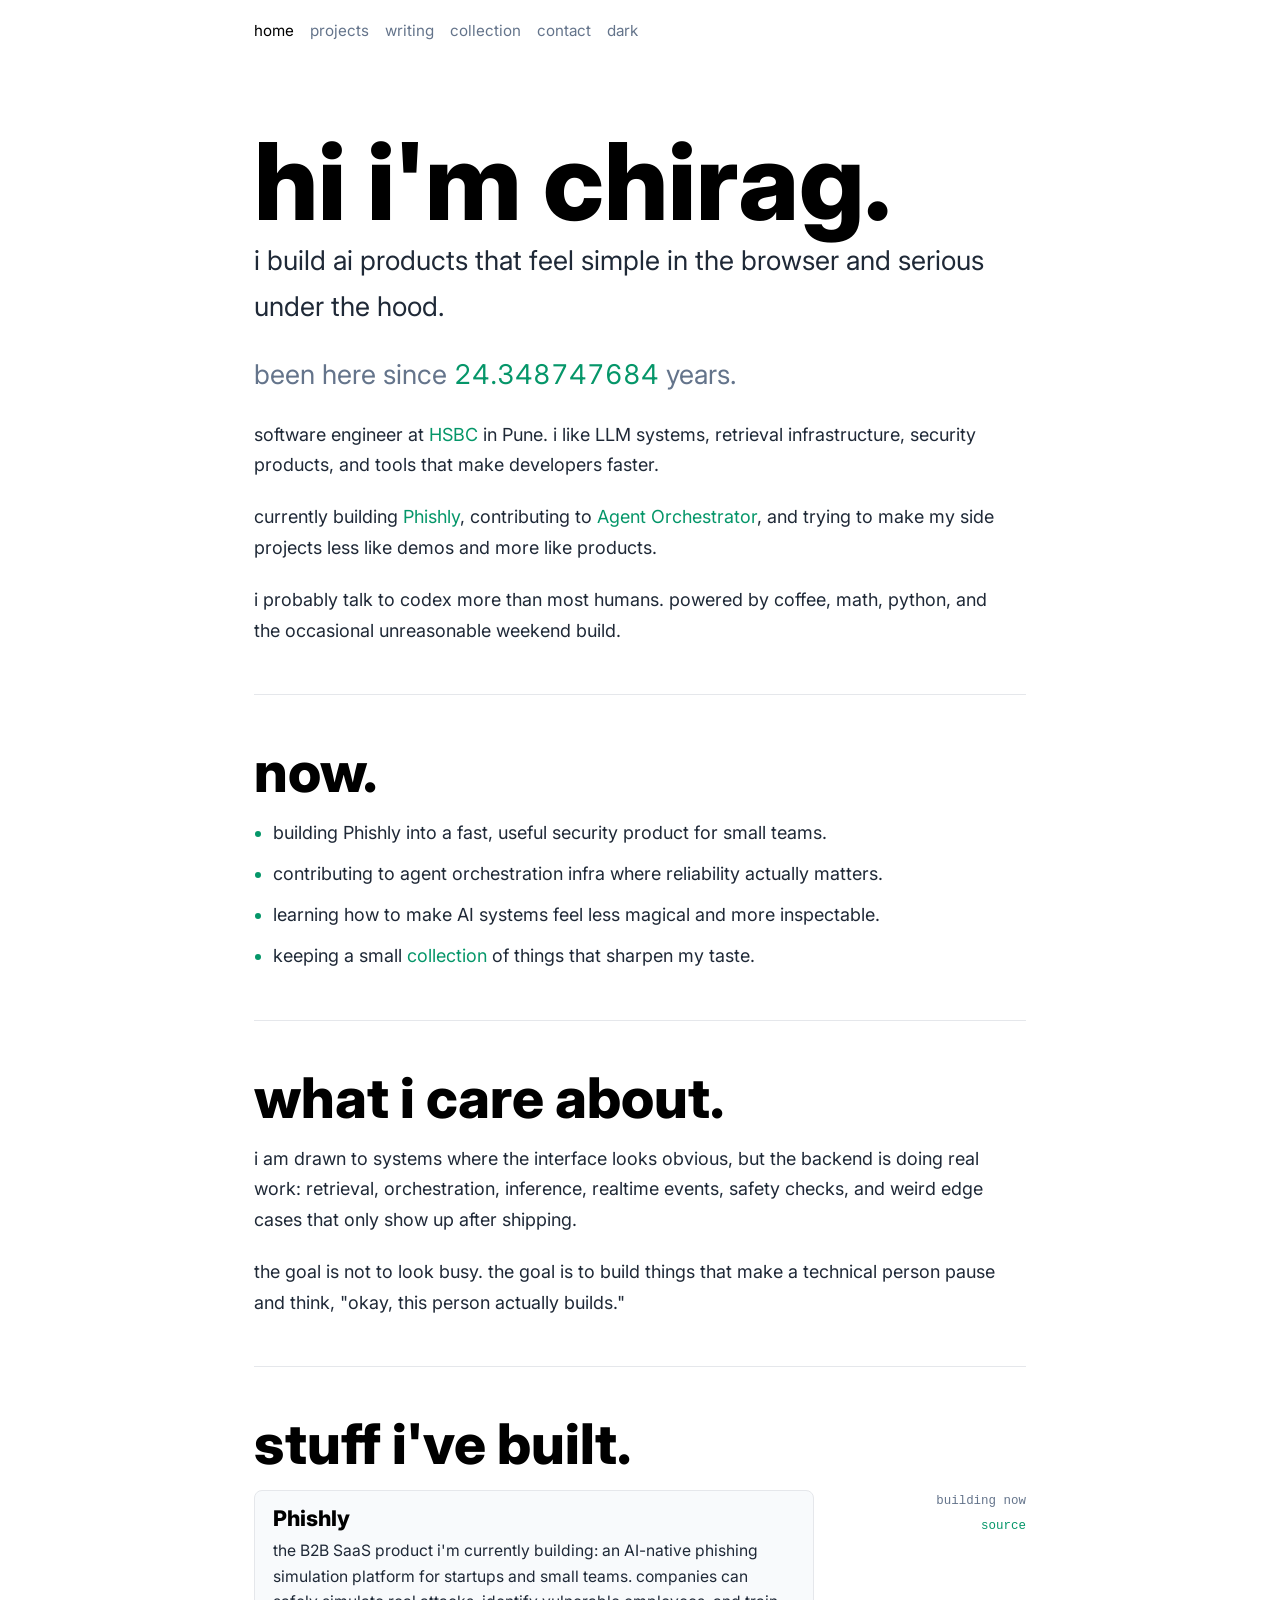
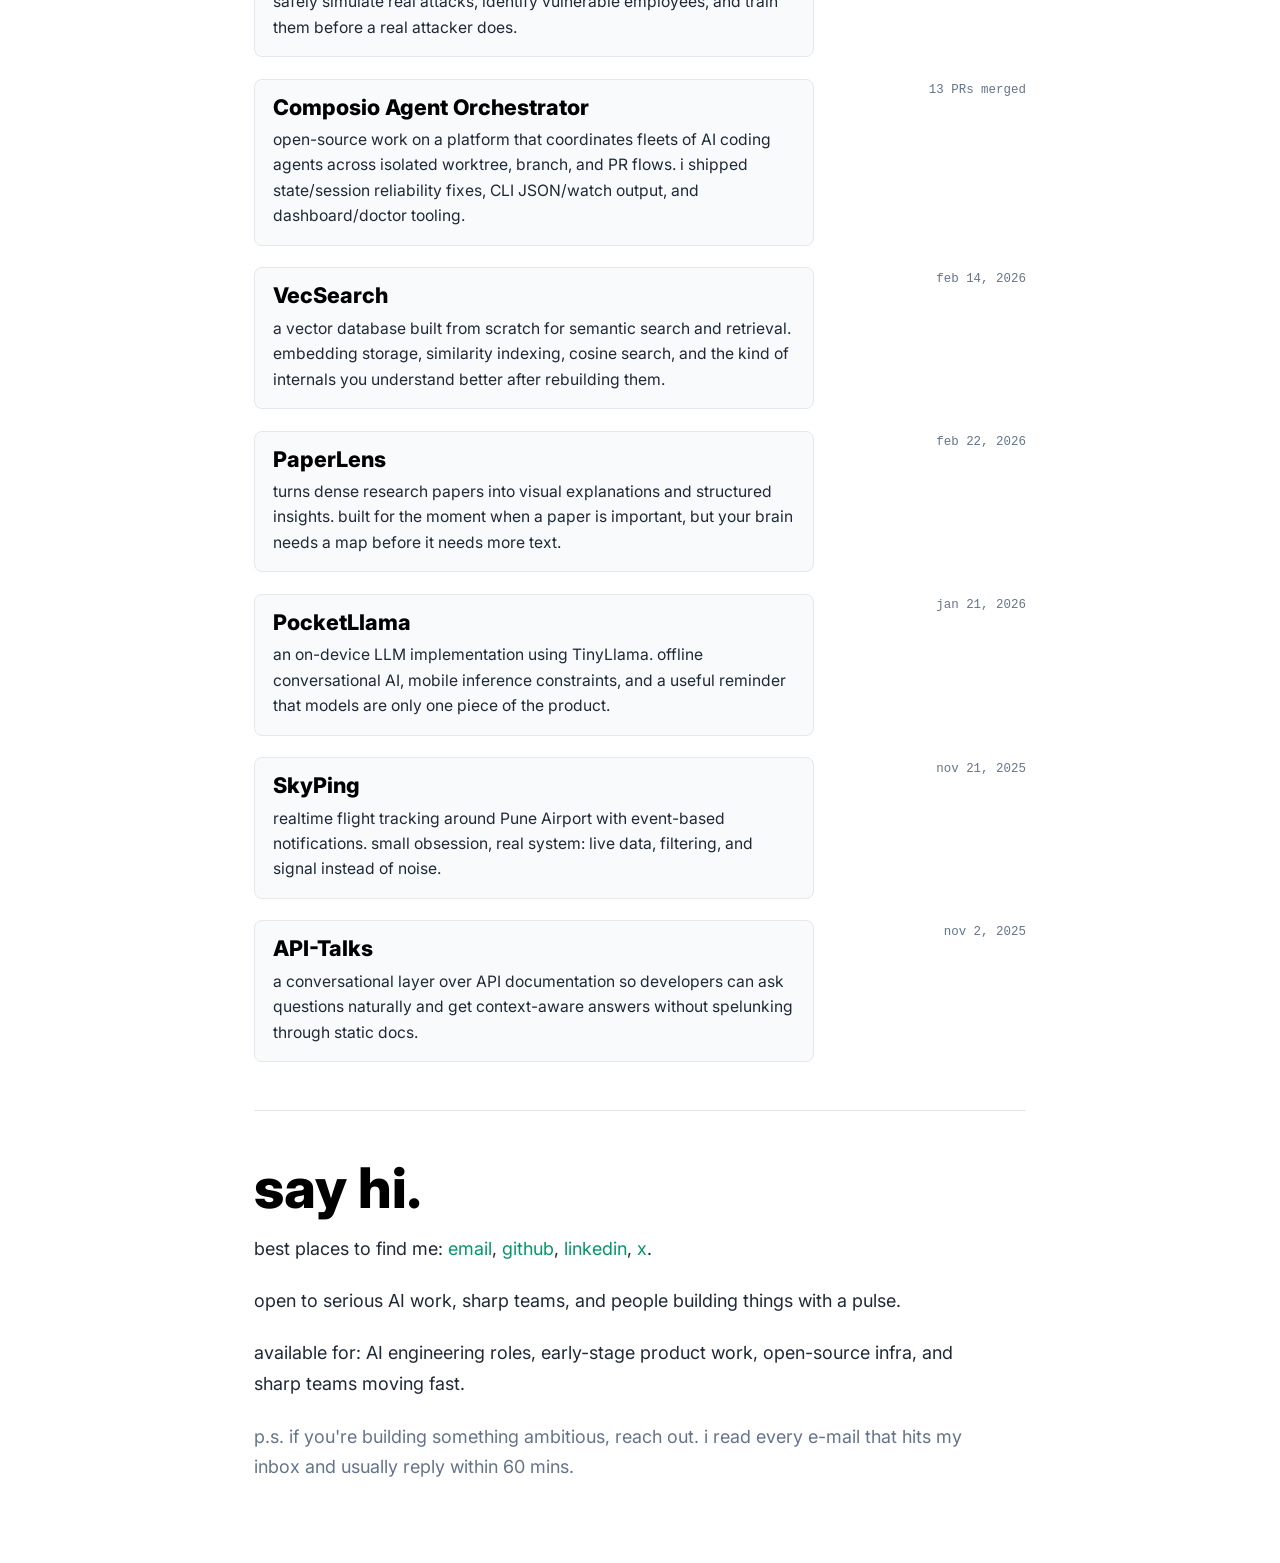
<file: index.html>
<!DOCTYPE html>
<html lang="en">
<head>
    <meta charset="UTF-8">
    <meta name="viewport" content="width=device-width, initial-scale=1.0">
    <meta name="description" content="Chirag Arora - Software Engineer building AI products, retrieval systems, and developer tools.">
    <meta name="author" content="Chirag Arora">
    <meta name="theme-color" content="#ffffff">

    <meta property="og:type" content="website">
    <meta property="og:title" content="Chirag Arora - AI Software Engineer">
    <meta property="og:description" content="A proof-of-work portfolio across LLM products, vector search, realtime systems, and open source agent orchestration.">

    <meta name="twitter:card" content="summary">
    <meta name="twitter:title" content="Chirag Arora - AI Software Engineer">
    <meta name="twitter:description" content="I build practical AI products with real technical depth.">
    <meta name="twitter:creator" content="@iChiragArora">

    <link rel="canonical" href="https://www.chiragarora.tech/">

    <title>Chirag Arora</title>
    <link rel="icon" type="image/png" sizes="512x512" href="/favicon.png?v=2">
    <link rel="apple-touch-icon" href="/favicon.png?v=2">
    <link rel="preconnect" href="https://fonts.googleapis.com">
    <link rel="preconnect" href="https://fonts.gstatic.com" crossorigin>
    <link href="https://fonts.googleapis.com/css2?family=Inter:wght@400;500;600;700;800;900&amp;display=swap" rel="stylesheet">
    <link rel="stylesheet" href="styles.css">
</head>
<body>
    <a href="#main-content" class="skip-link">Skip to main content</a>
    <div class="scroll-progress" id="scrollProgress" role="progressbar" aria-label="Reading progress"></div>

    <header class="site-header">
        <nav class="nav" aria-label="Primary navigation">
            <a href="/" aria-current="page">home</a>
            <a href="/#projects">projects</a>
            <a href="/writing">writing</a>
            <a href="/collection">collection</a>
            <a href="/#contact">contact</a>
            <button class="theme-toggle" id="themeToggle" aria-label="Toggle theme">
                <span class="theme-label">theme</span>
            </button>
        </nav>
    </header>

    <main id="main-content" class="page">
        <section id="home" class="hero" aria-label="Introduction">
            <h1>hi i'm chirag.</h1>
            <p class="lede">i build ai products that feel simple in the browser and serious under the hood.</p>
            <p class="age-line">been here since <span id="ageCounter" data-birthdate="2002-07-31T00:00:00+05:30">23.000000000</span> years.</p>
            <p>
                software engineer at <a href="https://www.hsbc.co.in/" target="_blank" rel="noopener noreferrer">HSBC</a> in Pune.
                i like LLM systems, retrieval infrastructure, security products, and tools that make developers faster.
            </p>
            <p>
                currently building <a href="https://www.phishly.in/" target="_blank" rel="noopener noreferrer">Phishly</a>,
                contributing to <a href="https://github.com/ComposioHQ/agent-orchestrator" target="_blank" rel="noopener noreferrer">Agent Orchestrator</a>,
                and trying to make my side projects less like demos and more like products.
            </p>
            <p>
                i probably talk to codex more than most humans. powered by coffee, math, python, and the occasional unreasonable weekend build.
            </p>
        </section>

        <hr>

        <section class="now" aria-label="Now">
            <h2>now.</h2>
            <ul class="now-list">
                <li>building Phishly into a fast, useful security product for small teams.</li>
                <li>contributing to agent orchestration infra where reliability actually matters.</li>
                <li>learning how to make AI systems feel less magical and more inspectable.</li>
                <li>keeping a small <a href="/collection">collection</a> of things that sharpen my taste.</li>
            </ul>
        </section>

        <hr>

        <section class="story" aria-label="About">
            <h2>what i care about.</h2>
            <p>
                i am drawn to systems where the interface looks obvious, but the backend is doing real work:
                retrieval, orchestration, inference, realtime events, safety checks, and weird edge cases that only show up after shipping.
            </p>
            <p>
                the goal is not to look busy. the goal is to build things that make a technical person pause and think,
                "okay, this person actually builds."
            </p>
        </section>

        <hr>

        <section id="projects" class="projects" aria-label="Projects">
            <h2>stuff i've built.</h2>
            <div class="projects-grid">
                <article class="project-item">
                    <a href="https://www.phishly.in/" target="_blank" rel="noopener noreferrer" class="project-card">
                        <h3>Phishly</h3>
                        <p>
                            the B2B SaaS product i'm currently building: an AI-native phishing simulation platform for startups and small teams. companies can safely simulate real attacks, identify vulnerable employees, and train them before a real attacker does.
                        </p>
                    </a>
                    <div class="project-meta">
                        <span>building now</span>
                        <a href="https://github.com/ChiragArora31/Phishly" target="_blank" rel="noopener noreferrer">source</a>
                    </div>
                </article>

                <article class="project-item">
                    <a href="https://github.com/ComposioHQ/agent-orchestrator" target="_blank" rel="noopener noreferrer" class="project-card">
                        <h3>Composio Agent Orchestrator</h3>
                        <p>
                            open-source work on a platform that coordinates fleets of AI coding agents across isolated worktree, branch, and PR flows. i shipped state/session reliability fixes, CLI JSON/watch output, and dashboard/doctor tooling.
                        </p>
                    </a>
                    <div class="project-meta">
                        <span>13 PRs merged</span>
                    </div>
                </article>

                <article class="project-item">
                    <a href="https://github.com/ChiragArora31/VecSearch" target="_blank" rel="noopener noreferrer" class="project-card">
                        <h3>VecSearch</h3>
                        <p>
                            a vector database built from scratch for semantic search and retrieval. embedding storage, similarity indexing, cosine search, and the kind of internals you understand better after rebuilding them.
                        </p>
                    </a>
                    <div class="project-meta">
                        <span>feb 14, 2026</span>
                    </div>
                </article>

                <article class="project-item">
                    <a href="https://www.paperlens.in/" target="_blank" rel="noopener noreferrer" class="project-card">
                        <h3>PaperLens</h3>
                        <p>
                            turns dense research papers into visual explanations and structured insights. built for the moment when a paper is important, but your brain needs a map before it needs more text.
                        </p>
                    </a>
                    <div class="project-meta">
                        <span>feb 22, 2026</span>
                    </div>
                </article>

                <article class="project-item">
                    <a href="https://github.com/ChiragArora31/PocketLlama" target="_blank" rel="noopener noreferrer" class="project-card">
                        <h3>PocketLlama</h3>
                        <p>
                            an on-device LLM implementation using TinyLlama. offline conversational AI, mobile inference constraints, and a useful reminder that models are only one piece of the product.
                        </p>
                    </a>
                    <div class="project-meta">
                        <span>jan 21, 2026</span>
                    </div>
                </article>

                <article class="project-item">
                    <a href="https://github.com/ChiragArora31/SkyPing" target="_blank" rel="noopener noreferrer" class="project-card">
                        <h3>SkyPing</h3>
                        <p>
                            realtime flight tracking around Pune Airport with event-based notifications. small obsession, real system: live data, filtering, and signal instead of noise.
                        </p>
                    </a>
                    <div class="project-meta">
                        <span>nov 21, 2025</span>
                    </div>
                </article>

                <article class="project-item">
                    <a href="https://github.com/ChiragArora31/API-Talks" target="_blank" rel="noopener noreferrer" class="project-card">
                        <h3>API-Talks</h3>
                        <p>
                            a conversational layer over API documentation so developers can ask questions naturally and get context-aware answers without spelunking through static docs.
                        </p>
                    </a>
                    <div class="project-meta">
                        <span>nov 2, 2025</span>
                    </div>
                </article>
            </div>
        </section>

        <hr>

        <section id="contact" aria-label="Contact">
            <h2>say hi.</h2>
            <p>
                best places to find me:
                <a href="mailto:chiragarora1831@gmail.com">email</a>,
                <a href="https://github.com/ChiragArora31/" target="_blank" rel="noopener noreferrer">github</a>,
                <a href="https://www.linkedin.com/in/chirag-arora-3107/" target="_blank" rel="noopener noreferrer">linkedin</a>,
                <a href="https://x.com/iChiragArora" target="_blank" rel="noopener noreferrer">x</a>.
            </p>
            <p>open to serious AI work, sharp teams, and people building things with a pulse.</p>
            <p>available for: AI engineering roles, early-stage product work, open-source infra, and sharp teams moving fast.</p>
            <p class="contact-note">p.s. if you&apos;re building something ambitious, reach out. i read every e-mail that hits my inbox and usually reply within 60 mins.</p>
        </section>
    </main>

    <script src="script.js"></script>
</body>
</html>
</file>
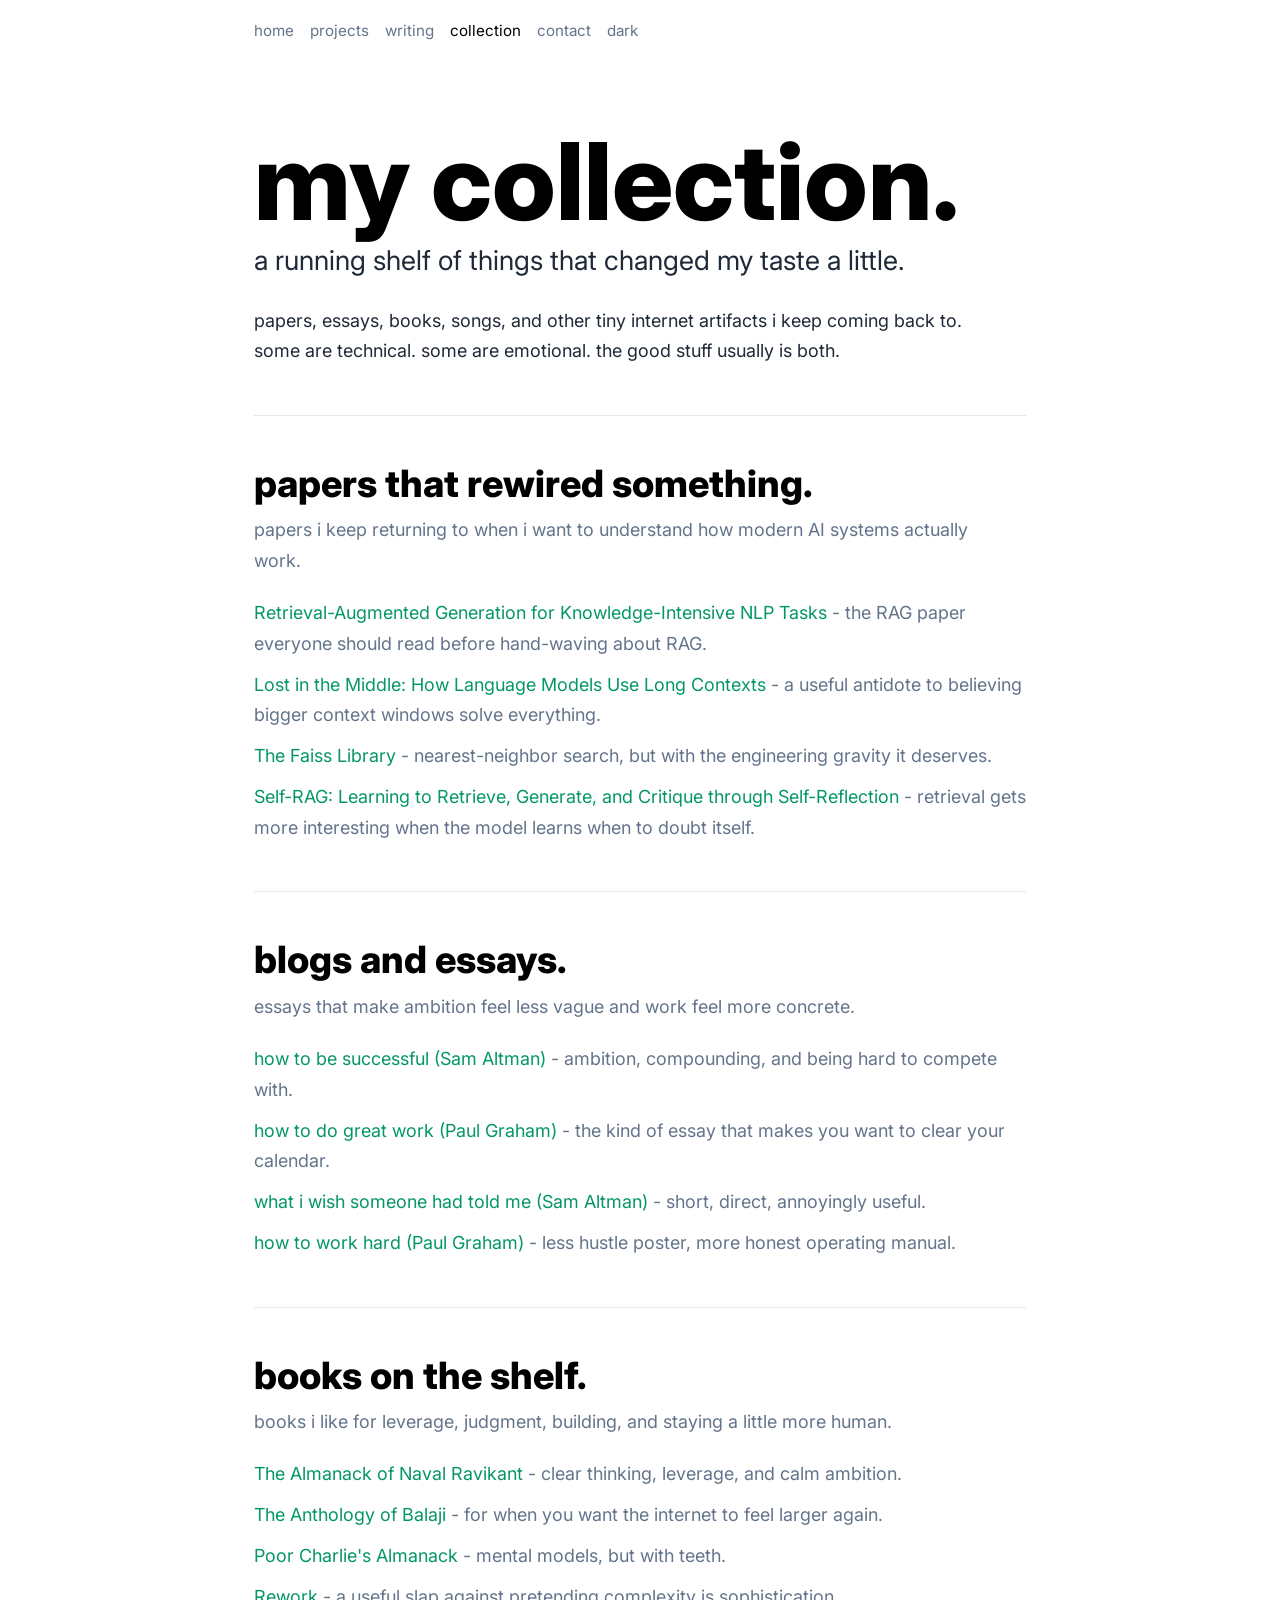
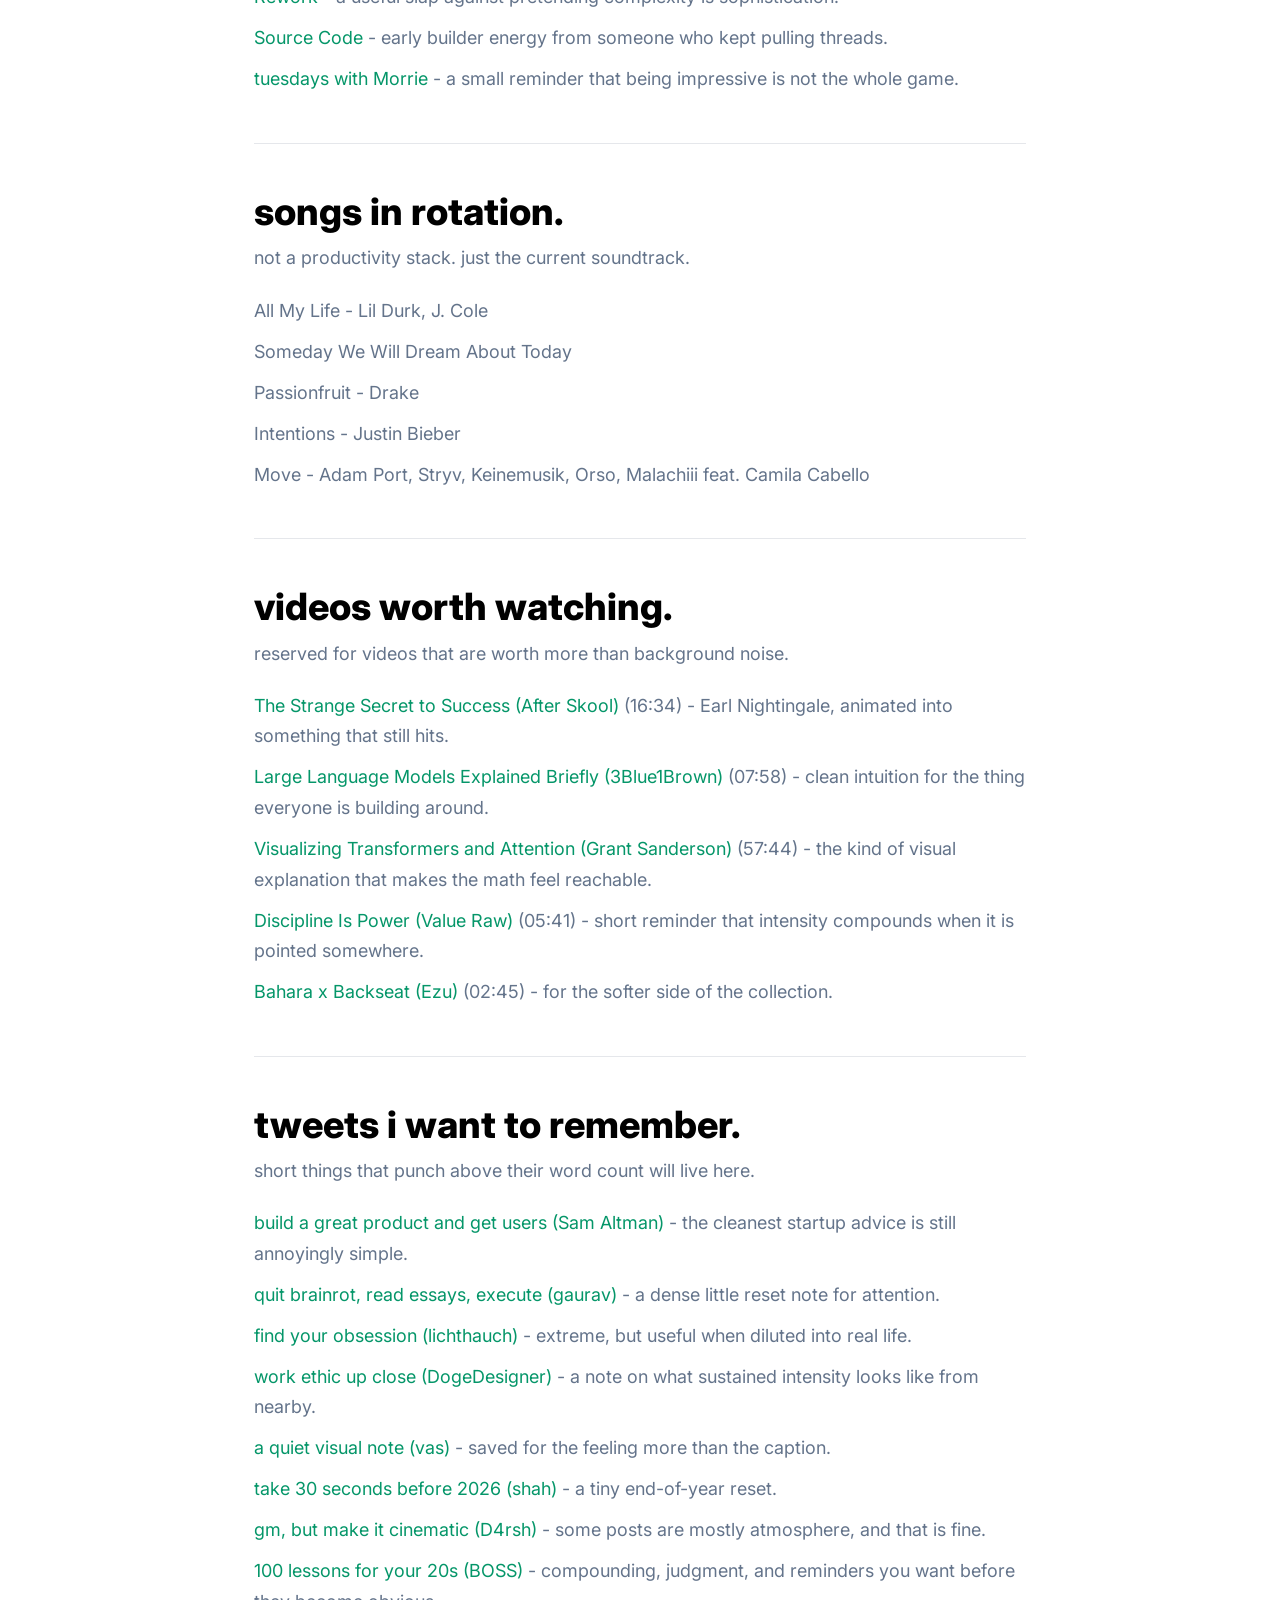
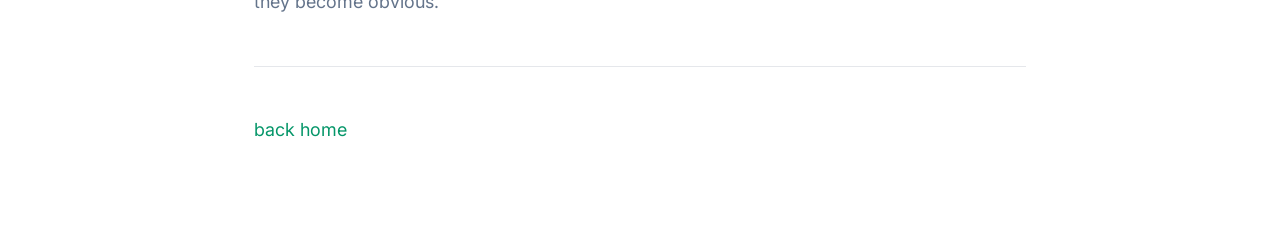
<file: collection.html>
<!DOCTYPE html>
<html lang="en">
<head>
    <meta charset="UTF-8">
    <meta name="viewport" content="width=device-width, initial-scale=1.0">
    <meta name="description" content="Chirag Arora's collection of videos, tweets, blogs, books, and songs worth keeping.">
    <meta name="author" content="Chirag Arora">
    <meta name="theme-color" content="#ffffff">

    <link rel="canonical" href="https://www.chiragarora.tech/collection">

    <title>collection - Chirag Arora</title>
    <link rel="icon" type="image/png" sizes="512x512" href="/favicon.png?v=2">
    <link rel="apple-touch-icon" href="/favicon.png?v=2">
    <link rel="preconnect" href="https://fonts.googleapis.com">
    <link rel="preconnect" href="https://fonts.gstatic.com" crossorigin>
    <link href="https://fonts.googleapis.com/css2?family=Inter:wght@400;500;600;700;800;900&amp;display=swap" rel="stylesheet">
    <link rel="stylesheet" href="styles.css">
</head>
<body>
    <a href="#main-content" class="skip-link">Skip to main content</a>
    <div class="scroll-progress" id="scrollProgress" role="progressbar" aria-label="Reading progress"></div>

    <header class="site-header">
        <nav class="nav" aria-label="Primary navigation">
            <a href="/">home</a>
            <a href="/#projects">projects</a>
            <a href="/writing">writing</a>
            <a href="/collection" aria-current="page">collection</a>
            <a href="/#contact">contact</a>
            <button class="theme-toggle" id="themeToggle" aria-label="Toggle theme">
                <span class="theme-label">theme</span>
            </button>
        </nav>
    </header>

    <main id="main-content" class="page collection-page">
        <section class="hero compact" aria-label="Collection introduction">
            <h1>my collection.</h1>
            <p class="lede">a running shelf of things that changed my taste a little.</p>
            <p>
                papers, essays, books, songs, and other tiny internet artifacts i keep coming back to.
                some are technical. some are emotional. the good stuff usually is both.
            </p>
        </section>

        <hr>

        <section class="collection-section" aria-labelledby="papers-heading">
            <h2 id="papers-heading">papers that rewired something.</h2>
            <p class="section-pointer">papers i keep returning to when i want to understand how modern AI systems actually work.</p>
            <ul class="collection-list">
                <li><a href="https://arxiv.org/abs/2005.11401" target="_blank" rel="noopener noreferrer">Retrieval-Augmented Generation for Knowledge-Intensive NLP Tasks</a> <span>the RAG paper everyone should read before hand-waving about RAG.</span></li>
                <li><a href="https://arxiv.org/abs/2307.03172" target="_blank" rel="noopener noreferrer">Lost in the Middle: How Language Models Use Long Contexts</a> <span>a useful antidote to believing bigger context windows solve everything.</span></li>
                <li><a href="https://arxiv.org/abs/2401.08281" target="_blank" rel="noopener noreferrer">The Faiss Library</a> <span>nearest-neighbor search, but with the engineering gravity it deserves.</span></li>
                <li><a href="https://arxiv.org/abs/2310.11511" target="_blank" rel="noopener noreferrer">Self-RAG: Learning to Retrieve, Generate, and Critique through Self-Reflection</a> <span>retrieval gets more interesting when the model learns when to doubt itself.</span></li>
            </ul>
        </section>

        <hr>

        <section class="collection-section" aria-labelledby="blogs-heading">
            <h2 id="blogs-heading">blogs and essays.</h2>
            <p class="section-pointer">essays that make ambition feel less vague and work feel more concrete.</p>
            <ul class="collection-list">
                <li><a href="https://blog.samaltman.com/how-to-be-successful" target="_blank" rel="noopener noreferrer">how to be successful (Sam Altman)</a> <span>ambition, compounding, and being hard to compete with.</span></li>
                <li><a href="https://www.paulgraham.com/greatwork.html" target="_blank" rel="noopener noreferrer">how to do great work (Paul Graham)</a> <span>the kind of essay that makes you want to clear your calendar.</span></li>
                <li><a href="https://blog.samaltman.com/what-i-wish-someone-had-told-me" target="_blank" rel="noopener noreferrer">what i wish someone had told me (Sam Altman)</a> <span>short, direct, annoyingly useful.</span></li>
                <li><a href="https://www.paulgraham.com/hwh.html" target="_blank" rel="noopener noreferrer">how to work hard (Paul Graham)</a> <span>less hustle poster, more honest operating manual.</span></li>
            </ul>
        </section>

        <hr>

        <section class="collection-section" aria-labelledby="books-heading">
            <h2 id="books-heading">books on the shelf.</h2>
            <p class="section-pointer">books i like for leverage, judgment, building, and staying a little more human.</p>
            <ul class="collection-list">
                <li><a href="https://www.amazon.in/s?k=The+Almanack+of+Naval+Ravikant" target="_blank" rel="noopener noreferrer">The Almanack of Naval Ravikant</a> <span>clear thinking, leverage, and calm ambition.</span></li>
                <li><a href="https://www.amazon.in/s?k=The+Anthology+of+Balaji" target="_blank" rel="noopener noreferrer">The Anthology of Balaji</a> <span>for when you want the internet to feel larger again.</span></li>
                <li><a href="https://www.amazon.in/s?k=Poor+Charlie%27s+Almanack" target="_blank" rel="noopener noreferrer">Poor Charlie's Almanack</a> <span>mental models, but with teeth.</span></li>
                <li><a href="https://www.amazon.in/s?k=Rework+Jason+Fried" target="_blank" rel="noopener noreferrer">Rework</a> <span>a useful slap against pretending complexity is sophistication.</span></li>
                <li><a href="https://www.amazon.in/s?k=Source+Code+Bill+Gates" target="_blank" rel="noopener noreferrer">Source Code</a> <span>early builder energy from someone who kept pulling threads.</span></li>
                <li><a href="https://www.amazon.in/s?k=Tuesdays+with+Morrie" target="_blank" rel="noopener noreferrer">tuesdays with Morrie</a> <span>a small reminder that being impressive is not the whole game.</span></li>
            </ul>
        </section>

        <hr>

        <section class="collection-section" aria-labelledby="songs-heading">
            <h2 id="songs-heading">songs in rotation.</h2>
            <p class="section-pointer">not a productivity stack. just the current soundtrack.</p>
            <ul class="collection-list">
                <li><span>All My Life - Lil Durk, J. Cole</span></li>
                <li><span>Someday We Will Dream About Today</span></li>
                <li><span>Passionfruit - Drake</span></li>
                <li><span>Intentions - Justin Bieber</span></li>
                <li><span>Move - Adam Port, Stryv, Keinemusik, Orso, Malachiii feat. Camila Cabello</span></li>
            </ul>
        </section>

        <hr>

        <section class="collection-section" aria-labelledby="videos-heading">
            <h2 id="videos-heading">videos worth watching.</h2>
            <p class="section-pointer">reserved for videos that are worth more than background noise.</p>
            <ul class="collection-list">
                <li><a href="https://youtu.be/Vifg2LgF_ic?si=omsq0BisiPXWGIEi" target="_blank" rel="noopener noreferrer">The Strange Secret to Success (After Skool)</a> <span class="duration">(16:34)</span> <span>Earl Nightingale, animated into something that still hits.</span></li>
                <li><a href="https://youtu.be/LPZh9BOjkQs?si=pzi1LEdT9t7v1s1_" target="_blank" rel="noopener noreferrer">Large Language Models Explained Briefly (3Blue1Brown)</a> <span class="duration">(07:58)</span> <span>clean intuition for the thing everyone is building around.</span></li>
                <li><a href="https://youtu.be/KJtZARuO3JY?si=DIZJ02s-xAHWwzeB" target="_blank" rel="noopener noreferrer">Visualizing Transformers and Attention (Grant Sanderson)</a> <span class="duration">(57:44)</span> <span>the kind of visual explanation that makes the math feel reachable.</span></li>
                <li><a href="https://youtu.be/AbtpZvC8aT4?si=hTwwR3iH4RekzzTX" target="_blank" rel="noopener noreferrer">Discipline Is Power (Value Raw)</a> <span class="duration">(05:41)</span> <span>short reminder that intensity compounds when it is pointed somewhere.</span></li>
                <li><a href="https://youtu.be/_Gh2CSipv4o?si=KdezD7Jwymxb2mfu" target="_blank" rel="noopener noreferrer">Bahara x Backseat (Ezu)</a> <span class="duration">(02:45)</span> <span>for the softer side of the collection.</span></li>
            </ul>
        </section>

        <hr>

        <section class="collection-section" aria-labelledby="tweets-heading">
            <h2 id="tweets-heading">tweets i want to remember.</h2>
            <p class="section-pointer">short things that punch above their word count will live here.</p>
            <ul class="collection-list">
                <li><a href="https://x.com/sama/status/630869612536725504" target="_blank" rel="noopener noreferrer">build a great product and get users (Sam Altman)</a> <span>the cleanest startup advice is still annoyingly simple.</span></li>
                <li><a href="https://x.com/gaxrav/status/1846226808112353597" target="_blank" rel="noopener noreferrer">quit brainrot, read essays, execute (gaurav)</a> <span>a dense little reset note for attention.</span></li>
                <li><a href="https://x.com/lichthauch/status/2043776198447169982" target="_blank" rel="noopener noreferrer">find your obsession (lichthauch)</a> <span>extreme, but useful when diluted into real life.</span></li>
                <li><a href="https://x.com/cb_doge/status/2017860320560046355" target="_blank" rel="noopener noreferrer">work ethic up close (DogeDesigner)</a> <span>a note on what sustained intensity looks like from nearby.</span></li>
                <li><a href="https://x.com/vasuman/status/2009664478095294498" target="_blank" rel="noopener noreferrer">a quiet visual note (vas)</a> <span>saved for the feeling more than the caption.</span></li>
                <li><a href="https://x.com/shahh/status/2003948905697104098?s=20" target="_blank" rel="noopener noreferrer">take 30 seconds before 2026 (shah)</a> <span>a tiny end-of-year reset.</span></li>
                <li><a href="https://x.com/d4rsh_tw/status/1994985334233600464?s=20" target="_blank" rel="noopener noreferrer">gm, but make it cinematic (D4rsh)</a> <span>some posts are mostly atmosphere, and that is fine.</span></li>
                <li><a href="https://x.com/thebeautyofsaas/status/1994497604571324456?s=20" target="_blank" rel="noopener noreferrer">100 lessons for your 20s (BOSS)</a> <span>compounding, judgment, and reminders you want before they become obvious.</span></li>
            </ul>
        </section>

        <hr>

        <p><a href="/">back home</a></p>
    </main>

    <script src="script.js"></script>
</body>
</html>
</file>
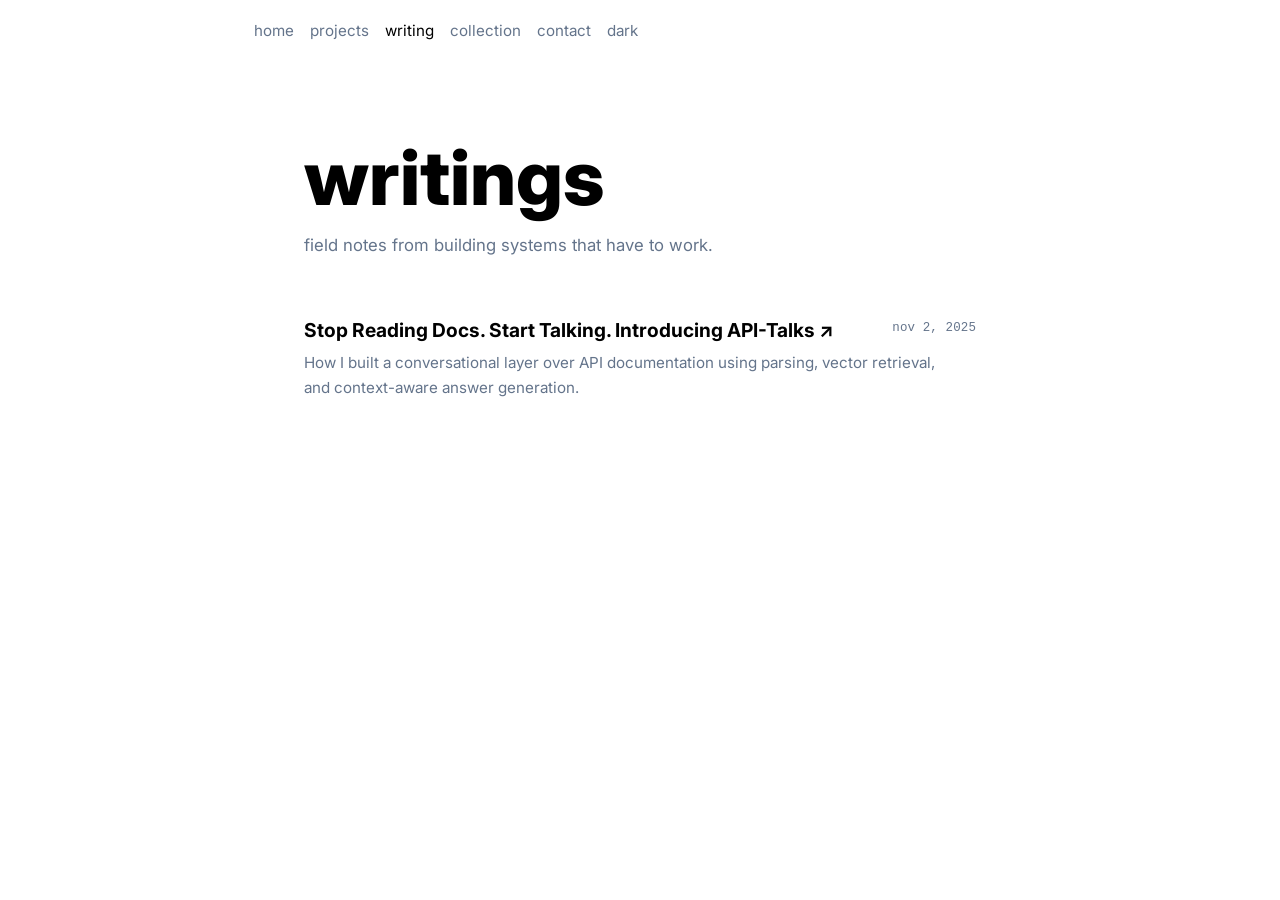
<file: writing.html>
<!DOCTYPE html>
<html lang="en">
<head>
    <meta charset="UTF-8">
    <meta name="viewport" content="width=device-width, initial-scale=1.0">
    <meta name="description" content="Technical notes and essays by Chirag Arora on AI systems, retrieval, security products, and developer tools.">
    <meta name="author" content="Chirag Arora">
    <meta name="theme-color" content="#ffffff">

    <meta property="og:type" content="website">
    <meta property="og:title" content="Writing - Chirag Arora">
    <meta property="og:description" content="Technical notes and essays on building AI systems and developer products.">
    <meta property="og:url" content="https://www.chiragarora.tech/writing">

    <meta name="twitter:card" content="summary">
    <meta name="twitter:title" content="Writing - Chirag Arora">
    <meta name="twitter:description" content="Technical notes and essays on building AI systems and developer products.">
    <meta name="twitter:creator" content="@iChiragArora">

    <link rel="canonical" href="https://www.chiragarora.tech/writing">
    <title>writing - Chirag Arora</title>
    <link rel="icon" type="image/png" sizes="512x512" href="/favicon.png?v=2">
    <link rel="apple-touch-icon" href="/favicon.png?v=2">
    <link rel="preconnect" href="https://fonts.googleapis.com">
    <link rel="preconnect" href="https://fonts.gstatic.com" crossorigin>
    <link href="https://fonts.googleapis.com/css2?family=Inter:wght@400;500;600;700;800;900&amp;display=swap" rel="stylesheet">
    <link rel="stylesheet" href="styles.css">
</head>
<body>
    <a href="#main-content" class="skip-link">Skip to main content</a>
    <div class="scroll-progress" id="scrollProgress" role="progressbar" aria-label="Reading progress"></div>

    <header class="site-header">
        <nav class="nav" aria-label="Primary navigation">
            <a href="/">home</a>
            <a href="/#projects">projects</a>
            <a href="/writing" aria-current="page">writing</a>
            <a href="/collection">collection</a>
            <a href="/#contact">contact</a>
            <button class="theme-toggle" id="themeToggle" aria-label="Toggle theme">
                <span class="theme-label">theme</span>
            </button>
        </nav>
    </header>

    <main id="main-content" class="page writing-page">
        <header class="writing-intro">
            <h1>writings</h1>
            <p>field notes from building systems that have to work.</p>
        </header>

        <ol class="writing-list" aria-label="Writing">
            <li class="writing-entry">
                <a href="https://medium.com/@chiragarora1831/stop-reading-docs-start-talking-introducing-api-talks-6054b55aecd1" target="_blank" rel="noopener noreferrer">
                    <span class="writing-title">Stop Reading Docs. Start Talking. Introducing API-Talks &nearr;</span>
                    <time class="writing-date" datetime="2025-11-02">nov 2, 2025</time>
                    <p class="writing-summary">How I built a conversational layer over API documentation using parsing, vector retrieval, and context-aware answer generation.</p>
                </a>
            </li>
        </ol>
    </main>

    <script src="script.js"></script>
</body>
</html>
</file>
<file: styles.css>
:root {
    --bg-color: #ffffff;
    --text-color: #1f2937;
    --heading-color: #000000;
    --muted-color: #64748b;
    --link-color: #059669;
    --border-color: #e5e7eb;
    --card-color: #f8fafc;
    --card-hover: #f1f5f9;
    --focus-color: #059669;
    --font-sans: "Inter", -apple-system, BlinkMacSystemFont, "Segoe UI", sans-serif;
    --font-mono: "SFMono-Regular", Consolas, "Liberation Mono", monospace;
    --container: 820px;
    --transition: 180ms ease;
}

[data-theme="dark"] {
    --bg-color: #050505;
    --text-color: #d1d5db;
    --heading-color: #ffffff;
    --muted-color: #9ca3af;
    --link-color: #34d399;
    --border-color: #242424;
    --card-color: #101010;
    --card-hover: #171717;
    --focus-color: #34d399;
}

* {
    box-sizing: border-box;
    margin: 0;
    padding: 0;
}

html {
    scroll-behavior: smooth;
}

body {
    background: var(--bg-color);
    color: var(--text-color);
    font-family: var(--font-sans);
    font-size: 18px;
    line-height: 1.7;
    text-rendering: optimizeLegibility;
    -webkit-font-smoothing: antialiased;
    transition: background-color var(--transition), color var(--transition);
}

a {
    color: var(--link-color);
    text-decoration: none;
    text-decoration-thickness: 1px;
    text-underline-offset: 3px;
    transition: color var(--transition), background-color var(--transition), border-color var(--transition);
}

a:hover {
    text-decoration: underline;
}

a:focus-visible,
button:focus-visible {
    outline: 2px solid var(--focus-color);
    outline-offset: 3px;
}

h1,
h2,
h3 {
    color: var(--heading-color);
    font-weight: 800;
    line-height: 1.05;
    letter-spacing: 0;
}

h1 {
    max-width: 10ch;
    font-size: clamp(3.5rem, 11vw, 6.7rem);
}

h2 {
    margin-bottom: 1rem;
    font-size: clamp(2rem, 6vw, 3.5rem);
}

h3 {
    font-size: 1.35rem;
}

p {
    max-width: 68ch;
    margin-bottom: 1.35rem;
}

hr {
    max-width: var(--container);
    margin: 3rem auto;
    border: 0;
    border-top: 1px solid var(--border-color);
}

.skip-link {
    position: absolute;
    top: -100px;
    left: 1rem;
    z-index: 10000;
    background: var(--heading-color);
    color: var(--bg-color);
    padding: 0.55rem 0.8rem;
    font-weight: 700;
}

.skip-link:focus {
    top: 1rem;
}

.scroll-progress {
    position: fixed;
    top: 0;
    left: 0;
    z-index: 1000;
    width: 0;
    height: 2px;
    background: var(--link-color);
}

.site-header {
    position: sticky;
    top: 0;
    z-index: 100;
    background: var(--bg-color);
    border-bottom: 1px solid transparent;
    max-width: var(--container);
    margin: 0 auto;
    padding: 1.15rem 1.5rem 0.8rem;
    transition: background-color var(--transition), border-color var(--transition);
}

.nav {
    display: flex;
    align-items: center;
    gap: 1rem;
    flex-wrap: wrap;
    font-size: 0.95rem;
}

.nav a,
.theme-toggle {
    color: var(--muted-color);
}

.nav a[aria-current="page"],
.nav a:hover,
.theme-toggle:hover {
    color: var(--heading-color);
}

.theme-toggle {
    border: 0;
    background: transparent;
    cursor: pointer;
    font: inherit;
}

.page {
    max-width: var(--container);
    margin: 0 auto;
    padding: 3.2rem 1.5rem 5rem;
}

.hero {
    padding-top: 1rem;
}

.hero.compact h1 {
    max-width: 14ch;
}

.lede,
.age-line {
    font-size: clamp(1.25rem, 3vw, 1.7rem);
}

.age-line {
    color: var(--muted-color);
}

#ageCounter {
    color: var(--link-color);
    font-variant-numeric: tabular-nums;
}

.story p:last-child,
.now-list,
#writing p:last-child,
#contact p:last-child {
    margin-bottom: 0;
}

.contact-note,
.section-pointer {
    color: var(--muted-color);
}

.contact-note {
    margin-top: 1.4rem;
}

.now-list {
    display: grid;
    gap: 0.65rem;
    max-width: 68ch;
    padding-left: 1.2rem;
}

.now-list li::marker {
    color: var(--link-color);
}

.projects-grid {
    display: flex;
    flex-direction: column;
    gap: 1.35rem;
}

.project-item {
    display: grid;
    grid-template-columns: minmax(0, 1fr) 190px;
    gap: 1.4rem;
    align-items: start;
}

.project-card {
    display: block;
    width: 100%;
    max-width: 620px;
    padding: 1rem 1.1rem;
    color: var(--text-color);
    background: var(--card-color);
    border: 1px solid var(--border-color);
    border-radius: 8px;
}

.project-card:hover {
    background: var(--card-hover);
    text-decoration: none;
}

.project-card h3 {
    margin-bottom: 0.55rem;
}

.project-card p {
    margin-bottom: 0;
    font-size: 0.98rem;
    line-height: 1.62;
}

.project-meta {
    display: flex;
    flex-direction: column;
    align-items: flex-end;
    gap: 0.35rem;
    padding-top: 0.15rem;
    color: var(--muted-color);
    font-family: var(--font-mono);
    font-size: 0.78rem;
    line-height: 1.5;
    text-align: right;
}

.project-meta a {
    font-family: var(--font-mono);
}

.collection-page h2 {
    font-size: clamp(1.65rem, 4vw, 2.35rem);
}

.section-pointer {
    margin-top: -0.25rem;
}

.collection-list {
    display: grid;
    gap: 0.65rem;
    list-style: none;
}

.collection-list li {
    color: var(--text-color);
}

.collection-list span {
    color: var(--muted-color);
}

.collection-list a + span::before {
    content: " - ";
    color: var(--muted-color);
}

.collection-list a + .duration::before {
    content: "";
}

.collection-list .duration + span::before {
    content: " - ";
    color: var(--muted-color);
}

.writing-page {
    max-width: 720px;
    padding-top: 5rem;
}

.writing-intro {
    margin-bottom: 2.5rem;
}

.writing-intro h1 {
    max-width: 12ch;
    margin-bottom: 0.75rem;
    font-size: clamp(3rem, 8vw, 4.8rem);
}

.writing-intro p {
    margin-bottom: 0;
    color: var(--muted-color);
    font-size: 1.05rem;
}

.writing-list {
    display: grid;
    gap: 0.25rem;
    list-style: none;
}

.writing-entry > a {
    display: grid;
    grid-template-columns: minmax(0, 1fr) auto;
    gap: 0.45rem 1.5rem;
    padding: 1.15rem 0;
    color: var(--text-color);
}

.writing-entry > a:hover {
    text-decoration: none;
}

.writing-entry > a:hover .writing-title {
    color: var(--link-color);
}

.writing-title {
    color: var(--heading-color);
    font-size: 1.2rem;
    font-weight: 700;
    line-height: 1.3;
    transition: color var(--transition);
}

.writing-date,
.essay-meta,
.essay-kicker {
    color: var(--muted-color);
    font-family: var(--font-mono);
    font-size: 0.78rem;
    letter-spacing: 0.01em;
}

.writing-summary {
    grid-column: 1 / -1;
    max-width: 66ch;
    margin: 0;
    color: var(--muted-color);
    font-size: 0.95rem;
    line-height: 1.65;
}

.essay-page {
    max-width: 760px;
}

.essay-header {
    padding: 1rem 0 0.75rem;
}

.essay-kicker {
    display: inline-block;
    margin-bottom: 1.25rem;
}

.essay-header h1 {
    max-width: 13ch;
    margin-bottom: 1.25rem;
    font-size: clamp(2.8rem, 8vw, 5.1rem);
}

.essay-dek {
    color: var(--muted-color);
    font-size: clamp(1.15rem, 2.6vw, 1.4rem);
    line-height: 1.55;
}

.essay-meta {
    display: flex;
    flex-wrap: wrap;
    gap: 0.45rem 0.75rem;
}

.essay-toc {
    margin: 2.5rem 0 3rem;
    padding: 1rem 1.15rem;
    background: var(--card-color);
    border: 1px solid var(--border-color);
    border-radius: 8px;
}

.essay-toc h2 {
    margin-bottom: 0.65rem;
    font-family: var(--font-mono);
    font-size: 0.8rem;
    font-weight: 600;
    letter-spacing: 0.03em;
    text-transform: uppercase;
}

.essay-toc ol {
    display: grid;
    gap: 0.3rem;
    padding-left: 1.2rem;
    font-size: 0.9rem;
}

.essay-body {
    font-size: 1.03rem;
}

.essay-body h2 {
    margin: 3.5rem 0 1.1rem;
    scroll-margin-top: 5rem;
    font-size: clamp(1.75rem, 4vw, 2.5rem);
}

.essay-body h3 {
    margin: 2.25rem 0 0.8rem;
    scroll-margin-top: 5rem;
}

.essay-body ul,
.essay-body ol {
    display: grid;
    gap: 0.45rem;
    max-width: 66ch;
    margin: 0 0 1.5rem 1.25rem;
}

.essay-body blockquote {
    margin: 2rem 0;
    padding-left: 1.25rem;
    color: var(--muted-color);
    border-left: 3px solid var(--link-color);
    font-size: 1.08rem;
}

.essay-body blockquote p:last-child {
    margin-bottom: 0;
}

code {
    padding: 0.12em 0.32em;
    background: var(--card-color);
    border: 1px solid var(--border-color);
    border-radius: 4px;
    font-family: var(--font-mono);
    font-size: 0.86em;
}

pre {
    max-width: 100%;
    margin: 2rem 0;
    padding: 1rem 1.1rem;
    overflow-x: auto;
    background: var(--card-color);
    border: 1px solid var(--border-color);
    border-radius: 8px;
    line-height: 1.55;
}

pre code {
    padding: 0;
    background: transparent;
    border: 0;
}

.essay-footer {
    margin-top: 4rem;
    padding-top: 1.5rem;
    border-top: 1px solid var(--border-color);
}

@media (max-width: 720px) {
    body {
        font-size: 17px;
    }

    .site-header {
        padding-inline: 1rem;
    }

    .nav {
        gap: 0.55rem 0.75rem;
        font-size: 0.86rem;
    }

    .page {
        padding: 2.4rem 1rem 4rem;
    }

    h1 {
        font-size: clamp(3.1rem, 15vw, 4.8rem);
    }

    hr {
        margin: 2.25rem 1rem;
    }

    .project-item {
        grid-template-columns: 1fr;
        gap: 0.45rem;
    }

    .project-card {
        max-width: none;
    }

    .project-meta {
        align-items: flex-start;
        text-align: left;
    }

    .writing-entry > a {
        grid-template-columns: 1fr;
        gap: 0.35rem;
    }

    .writing-date {
        grid-row: 1;
    }

    .writing-summary {
        grid-column: 1;
    }

    .essay-header h1 {
        font-size: clamp(2.65rem, 13vw, 4.2rem);
    }

    .writing-page {
        padding-top: 3.5rem;
    }
}

@media (prefers-reduced-motion: reduce) {
    html {
        scroll-behavior: auto;
    }

    *,
    *::before,
    *::after {
        transition-duration: 0.01ms !important;
    }
}
</file>
